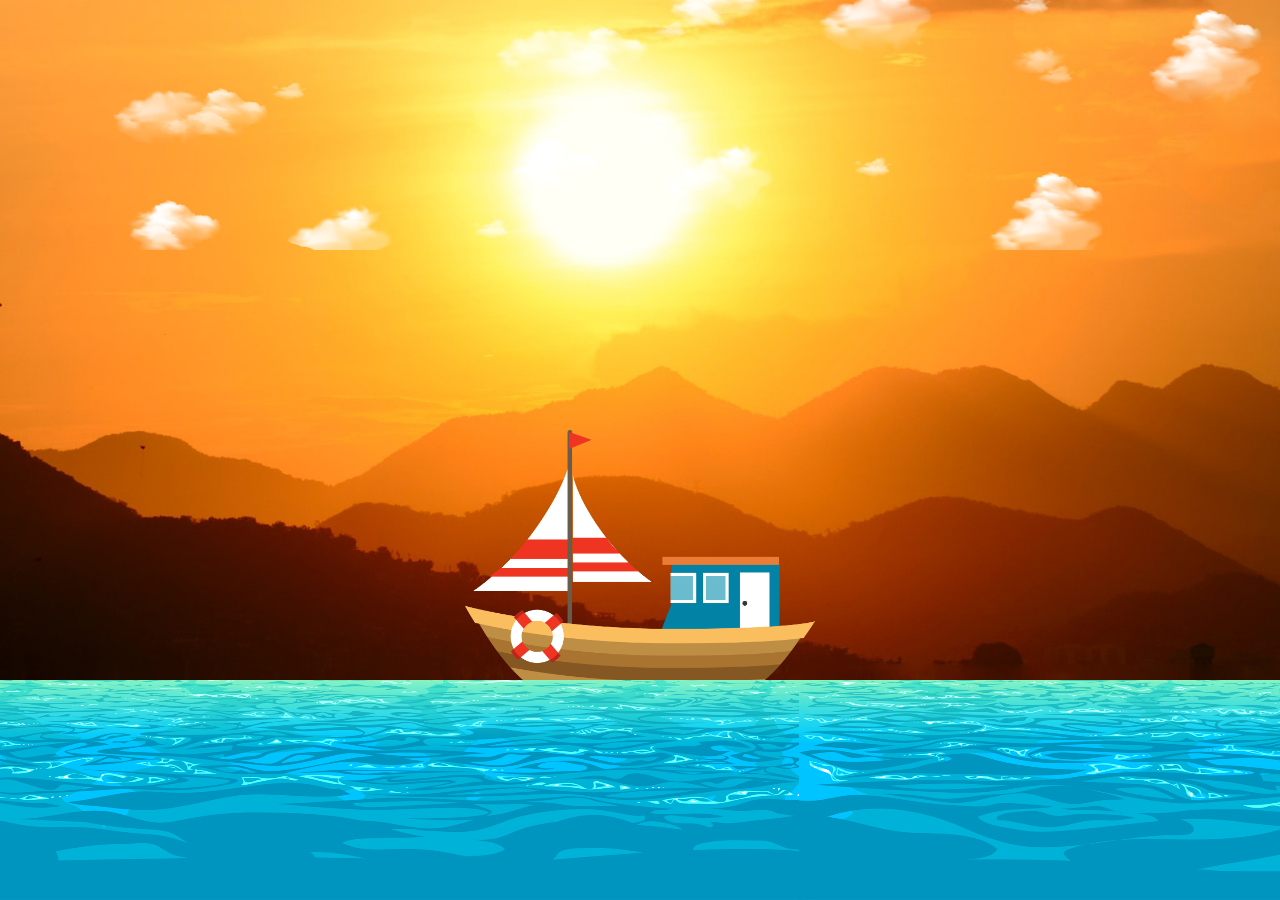
<file: index.html>
<!DOCTYPE html>
<html lang="en">
<head>
    <meta charset="UTF-8">
    <meta name="viewpoint" content="width=device-width,initial-scale=1.0">
    <title>Natural Scenery</title>
    <link rel="stylesheet" href="styles.css">
</head>
<body>

   <div class="hero">

       <img src="cloud.png"  class="cloud">

       <div class="ocean">
           <img src="water.png" class="water">
           <div class="boat">
               <img src="boat.png">
           </div>

       </div>


   </div>





</body>
</html>
</file>
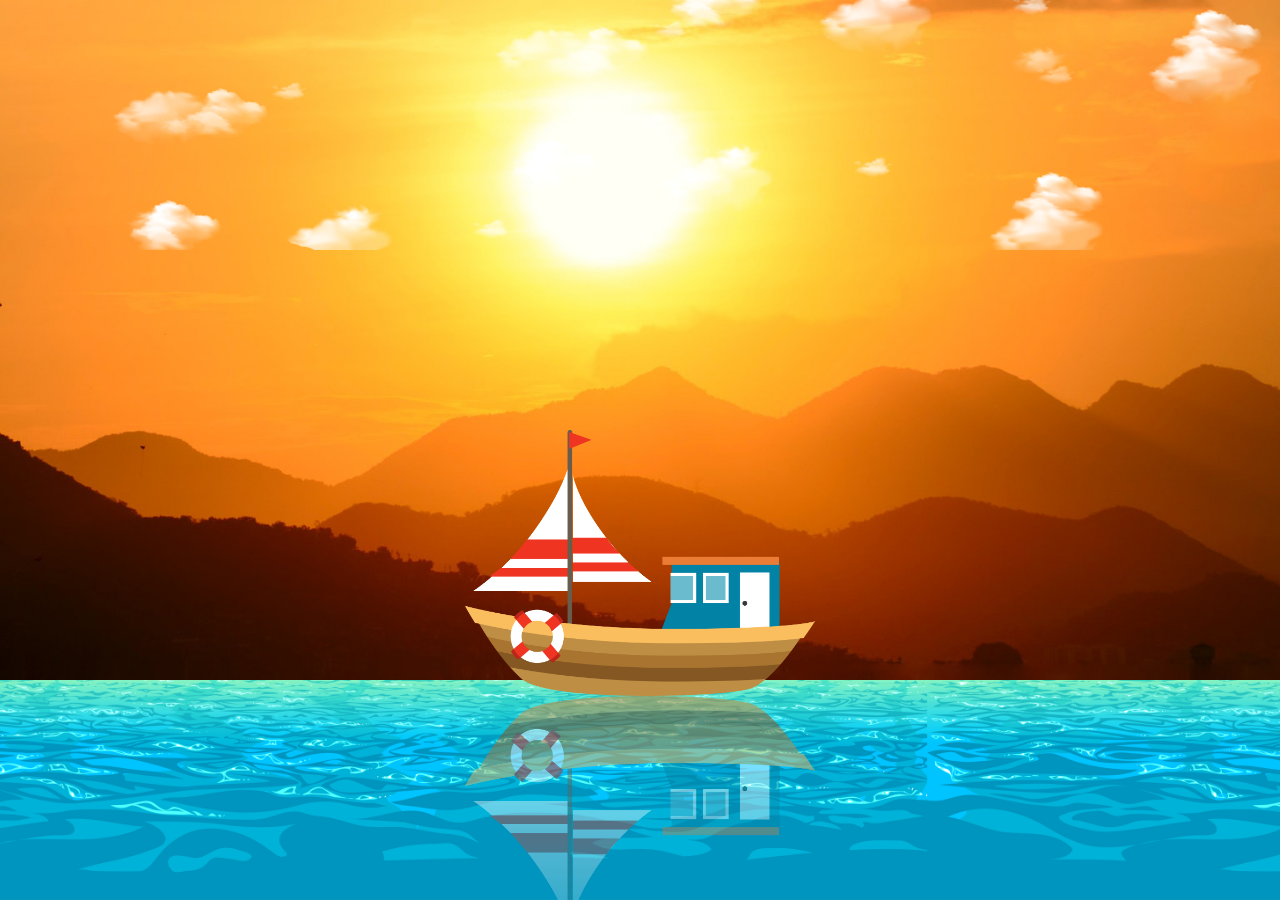
<file: scenery.html>
<!DOCTYPE html>
<html lang="en">
<head>
    <meta charset="UTF-8">
    <meta name="viewpoint" content="width=device-width,initial-scale=1.0">
    <title>Natural Scenery</title>
    <link rel="stylesheet" href="scenery.css">
</head>
<body>
   
   <div class="hero">

       <img src="cloud.png"  class="cloud">
       
       <div class="ocean">
           <img src="water.png" class="water">
           <div class="boat">
               <img src="boat.png">
           </div>

       </div>


   </div>





</body>
</html>
</file>
<file: styles.css>
*{
    margin: 0;
    padding: 0;
     


}

.hero{

    width: 100%;
    height: 100vh;
    position: relative;
    background-image: url("background.jpg");
    background-size: cover;
    background-position: center;
    position: relative;
    overflow-x: hidden;
    z-index: -1;
}

.ocean{

    height: 220px;
    position: absolute;
    bottom: 0;
    width: 100%;
    left: 0;
    

}

.water{

    height: 100%;
    width: 400vh;
    position: absolute;
    right: 0;
    animation: water 10s linear infinite;
    z-index: 2;
}

@keyframes water{
0%{
    transform:translateX(0px);
}
100%{
    transform: translateX(1000px);
}


}

.boat{
    width: 350px;
    position: absolute;
    bottom: 200px;
    left: 50%;
    transform: translateX(-50%);
}

.boat img{

    width: 100%;
    -webkit-box-reflect: below 0 linear-gradient(rgba(255,255,255,0.1),rgba(255,255,255,0.6));
    animation: boat 2s linear infinite;
}

@keyframes boat{
    0%{
        transform: rotate(0deg) translateY(0);

    }

    25%{
        transform: rotate(-1deg) translateY(-3px);
    }

      50%{
        transform: rotate(0deg) translateY(-5px);
    }

      75%{
        transform: rotate(1deg) translateY(-3px);
    }

    100%{
        transform: rotate(0deg) translateY(0);
    }
}

.cloud{

    height: 250px;
    position: absolute;
    right: 0;
    animation: cloud 10s linear infinite;

}


@keyframes cloud
{
    0%
    {
        transform: translateX(0);
    }

    100%
    {
        transform: translateX(500px);
    }
}
</file>
<file: scenery.css>
*{
    margin: 0;
    padding: 0;
     


}

.hero{

    width: 100%;
    height: 100vh;
    position: relative;
    background-image: url("background.jpg");
    background-size: cover;
    background-position: center;
    overflow: hidden;
    z-index: -1;
}

.ocean{

    height: 220px;
    position: absolute;
    bottom: 0;
    width: 100%;
    left: 0;
    

}

.water{

    height: 100%;
    position: absolute;
    right: 0;
    animation: water 10s linear infinite;
     z-index: -1;
}

@keyframes water{
0%{
    transform:translateX(0px);
}
100%{
    transform: translateX(1000px);
}


}

.boat{
    width: 350px;
    position: absolute;
    bottom: 200px;
    left: 50%;
    transform: translateX(-50%);
}

.boat img{

    width: 100%;
    -webkit-box-reflect: below 0 linear-gradient(rgba(255,255,255,0.1),rgba(255,255,255,0.6));
    animation: boat 2s linear infinite;
}

@keyframes boat{
    0%{
        transform: rotate(0deg) translateY(0);

    }

    25%{
        transform: rotate(-1deg) translateY(-3px);
    }

      50%{
        transform: rotate(0deg) translateY(-5px);
    }

      75%{
        transform: rotate(1deg) translateY(-3px);
    }

    100%{
        transform: rotate(0deg) translateY(0);
    }
}

.cloud{

    height: 250px;
    position: absolute;
    right: 0;
    animation: cloud 10s linear infinite;

}


@keyframes cloud
{
    0%
    {
        transform: translateX(0);
    }

    100%
    {
        transform: translateX(500px);
    }
}
</file>
